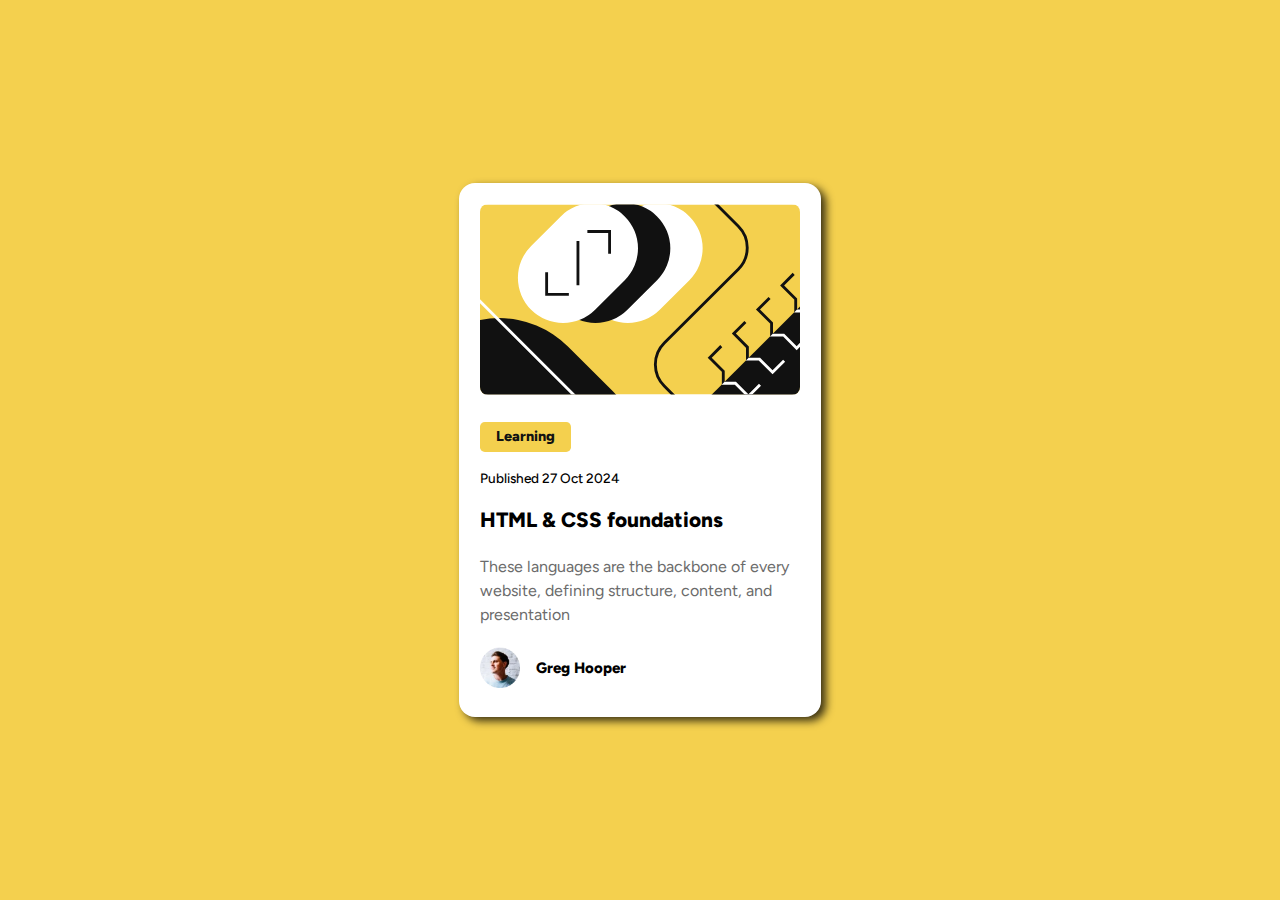
<file: 01_Blog_Preview_Card/index.html>
<!DOCTYPE html>
<html lang="en">
  <head>
    <meta charset="UTF-8" />
    <meta name="viewport" content="width=device-width, initial-scale=1.0" />
    <title>Blog Preview Card</title>
    <link rel="stylesheet" href="style.css" />
    <link
      rel="shortcut icon"
      href="assets/images/fav.png"
      type="image/x-icon"
    />
  </head>
  <body>
    <main>
      <section class="container">
        <div class="content">
          <div class="top">
            <img src="assets/illustration-article.svg" alt="" />
          </div>
          <div class="bottom">
            <p class="tag">Learning</p>
            <p class="publish">Published 27 Oct 2024</p>
            <h2>HTML & CSS foundations</h2>
            <p class="paragraph">
              These languages are the backbone of every website, defining
              structure, content, and presentation
            </p>
          </div>
          <div class="user">
            <img src="assets/image-avatar.webp" alt="" />
            <p>Greg Hooper</p>
          </div>
        </div>
      </section>
    </main>
  </body>
</html>
</file>
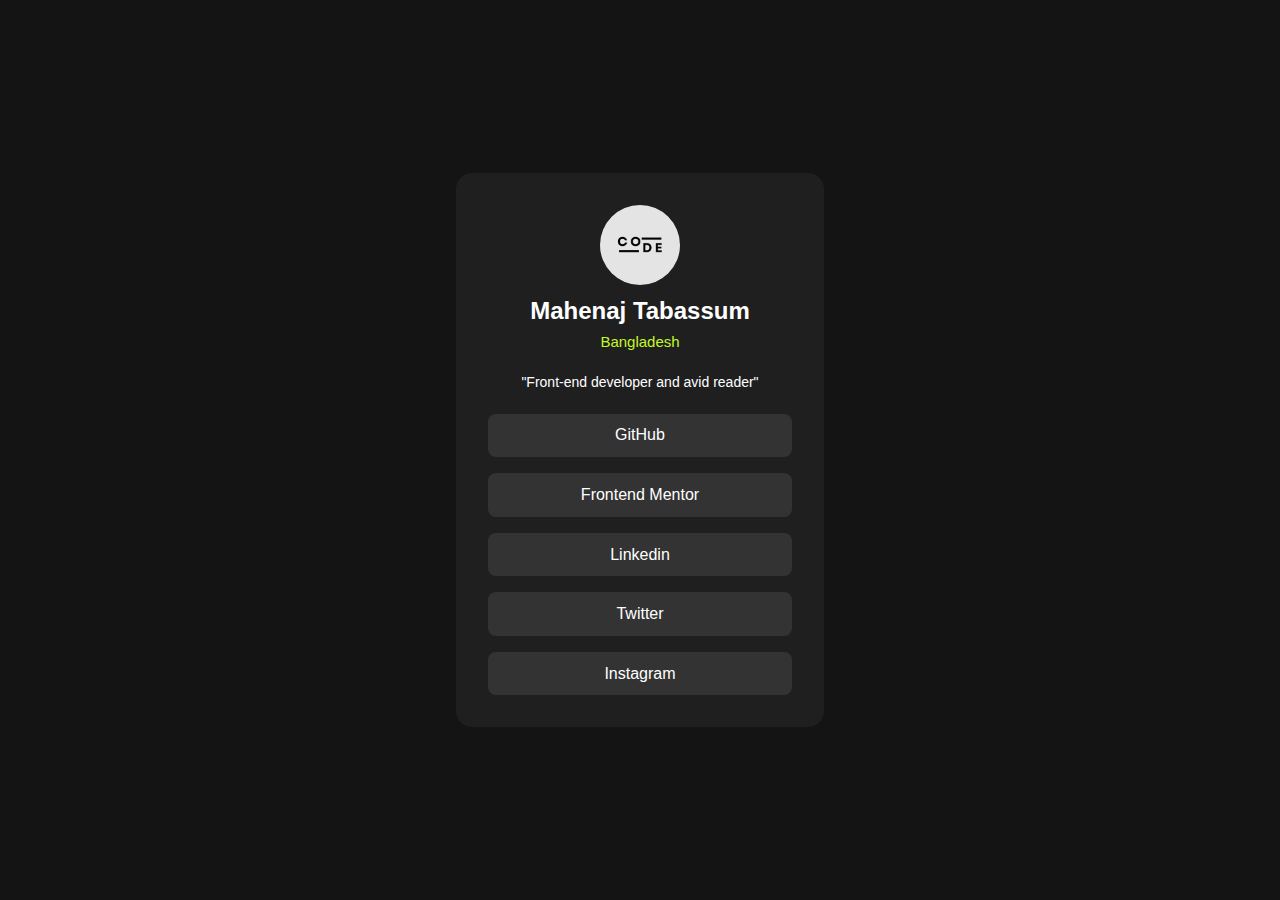
<file: 02_Link_Share_Profile/index.html>
<!DOCTYPE html>
<html lang="en">
  <head>
    <meta charset="UTF-8" />
    <meta name="viewport" content="width=device-width, initial-scale=1.0" />
    <title>Link Share Profile</title>
    <link rel="stylesheet" href="style.css" />
    <link rel="shortcut icon" href="images/fav.png" type="image/x-icon" />
  </head>
  <body>
    <main>
      <section class="container">
        <div class="content">
          <img src="images/img.png" alt="" />
          <h2>Mahenaj Tabassum</h2>
          <p class="location">Bangladesh</p>
          <p>"Front-end developer and avid reader"</p>
          <ul>
            <li><a target="_blank" href="https://github.com/mahenajT">GitHub</a></li>
            <li><a target="_blank" href="https://www.frontendmentor.io/profile/mahenajT">Frontend Mentor</a></li>
            <li><a target="_blank" href="https://www.linkedin.com/in/mahenaj-tabassum/">Linkedin</a></li>
            <li><a target="_blank" href="https://x.com">Twitter</a></li>
            <li><a target="_blank" href="https://www.instagram.com/">Instagram</a></li>
          </ul>
        </div>
      </section>
    </main>
  </body>
</html>
</file>
<file: 01_Blog_Preview_Card/style.css>
@import url("https://fonts.googleapis.com/css2?family=Figtree:ital,wght@0,300..900;1,300..900&display=swap");
/* Root */
:root {
  --Yellow: hsl(47, 88%, 63%);
  --White: hsl(0, 0%, 100%);
  --Gray-500: hsl(0, 0%, 42%);
  --Gray-950: hsl(0, 0%, 7%);
}
/* Css Reset */

*,
*::before,
::after {
  box-sizing: border-box;
  margin: 0;
  padding: 0;
}
body {
  line-height: 1.5;
  font-family: "Figtree", sans-serif;
}
main {
  min-height: 100vh;
  width: 100%;
  background: var(--Yellow);
  display: flex;
  align-items: center;
  justify-content: center;
}
.container {
  background: var(--White);
  padding: 1.3rem;
  border-radius: 1rem;
  box-shadow: 5px 4px 8px rgba(0, 0, 0, 0.76);
}
.content {
  max-width: 20rem;
}
.top img {
  width: 100%;
  border-radius: 0.5rem;
  margin-bottom: 20px;
}
.bottom .tag {
  display: inline-block;
  font-size: 0.9rem;
  font-weight: 800;
  color: var(--Gray-950);
  border-radius: 0.3rem;
  background: var(--Yellow);
  padding: 0.25rem 1rem;
}
.bottom .publish {
  margin: 1rem 0;
  font-size: 0.85rem;
  font-weight: 500;
}
.bottom h2 {
  font-weight: 800;
  font-size: 1.3rem;
}
.bottom .paragraph {
  margin: 1.25rem 0;
  font-size: 1rem;
  color: var(--Gray-500);
}
.user {
  display: flex;
  align-items: center;
  gap: 1rem;
  margin-bottom: 0.5rem;
}
.user img {
  width: 40px;
}
.user p {
  font-size: 15px;
  font-weight: 800;
}
</file>
<file: 02_Link_Share_Profile/style.css>
:root {
  --Green: hsl(75, 94%, 57%);
  --White: hsl(0, 0%, 100%);
  --Grey-700: hsl(0, 0%, 20%);
  --Grey-800: hsl(0, 0%, 12%);
  --Grey-900: hsl(0, 0%, 8%);
}
* {
  margin: 0;
  padding: 0;
  box-sizing: border-box;
}

.container {
  min-height: 100vh;
  width: 100%;
  font-family: sans-serif;
  background-color: var(--Grey-900);
  display: flex;
  align-items: center;
  justify-content: center;
  text-align: center;
}
.content {
  background-color: var(--Grey-800);
  color: var(--White);
  min-width: 23rem;
  padding: 1rem 2rem;
  border-radius: 1rem;
}
img {
  width: 80px;
  height: 80px;
  border-radius: 50%;
  object-fit: cover;
  margin-top: 1rem;
}
h2 {
  margin: 0.5rem;
}
.location {
  color: var(--Green);
  font-size: 15px;
  margin: 0;
}
p {
  font-size: 14px;
  font-weight: 400;
  margin: 1.5rem;
}
ul {
  list-style: none;
}
a {
  display: block;
  text-decoration: none;
  color: var(--White);
  margin: 1rem 0;
  background-color: var(--Grey-700);
  padding: 0.8rem 1.5rem;
  border-radius: 0.5rem;
  width: 100%;
  font-size: 16px;
  transition: 0.4s linear;
  font-weight: 400;
}

a:is(:active, :hover) {
  background-color: var(--Green);
  color: var(--Grey-900);
}

@media (max-width: 344px) {
  .content {
    min-width: 20rem;
    padding: 0.5rem 1rem;
  }
}
</file>
